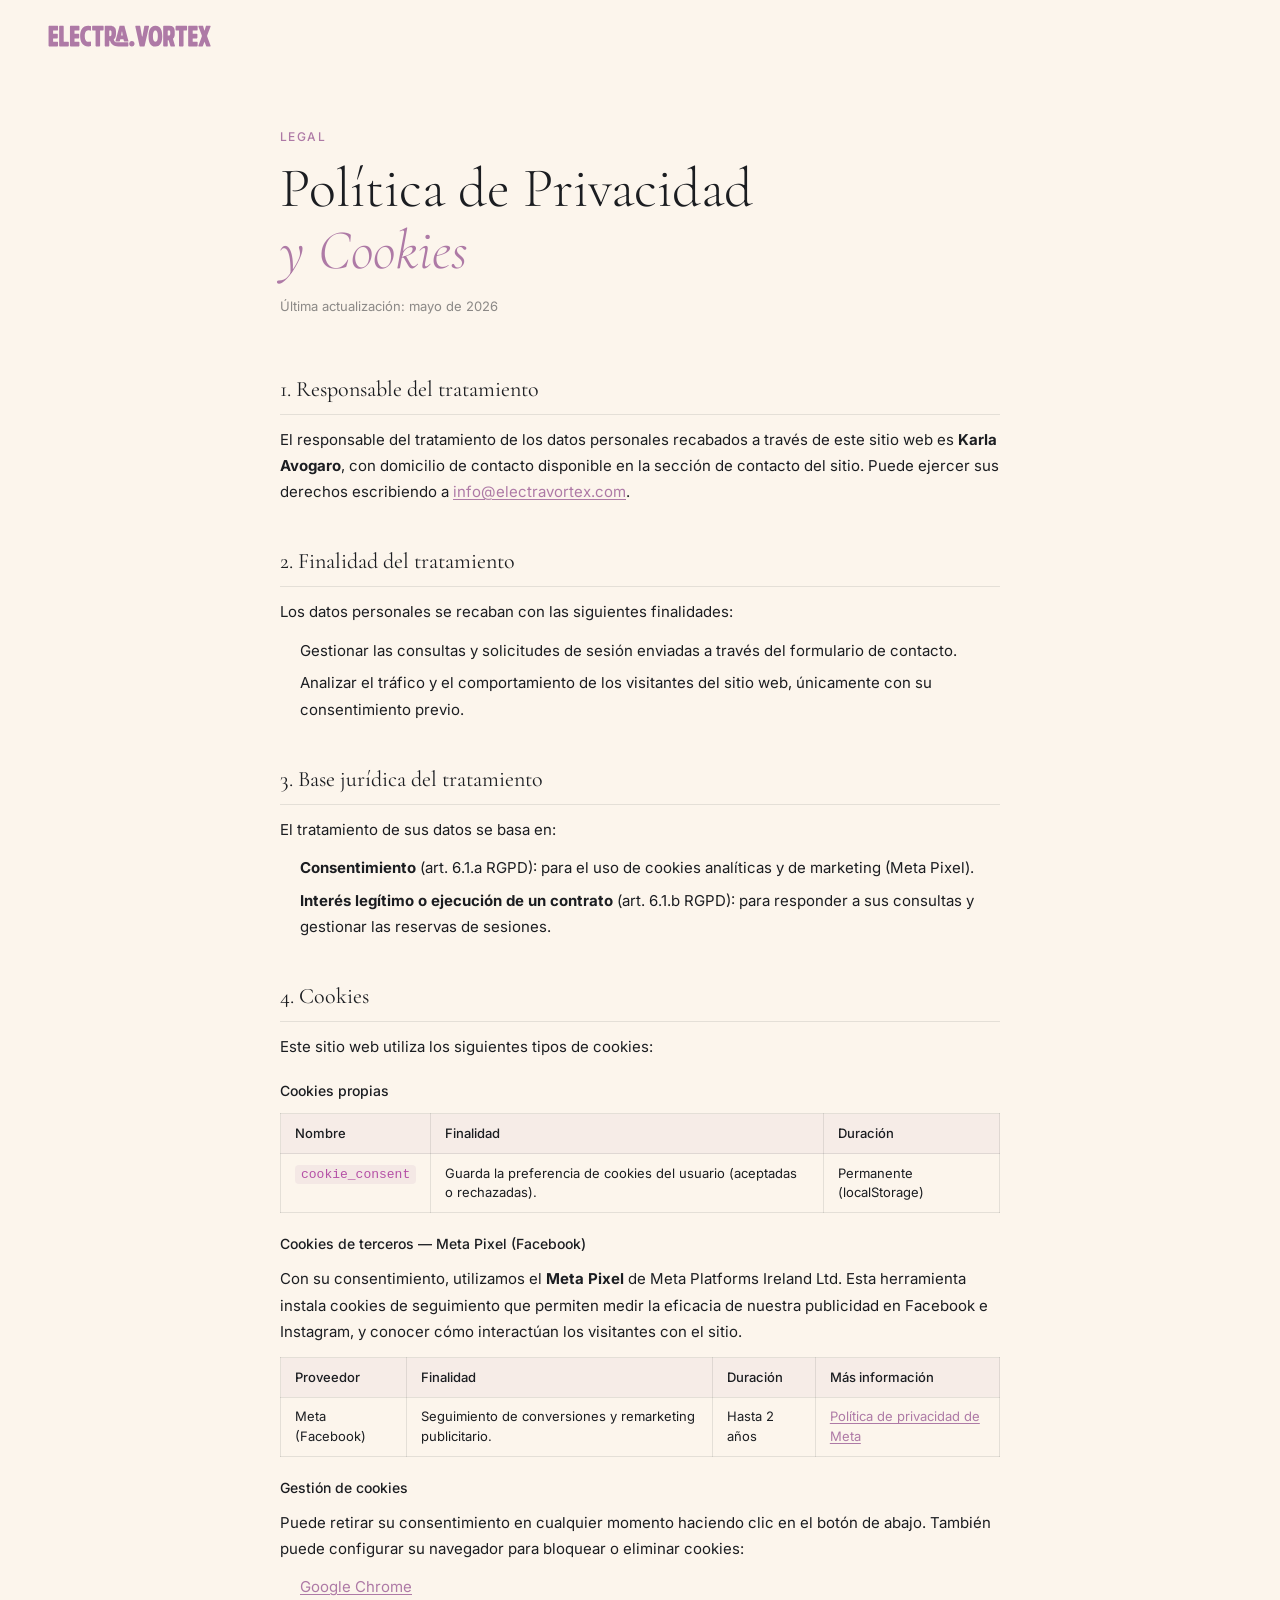
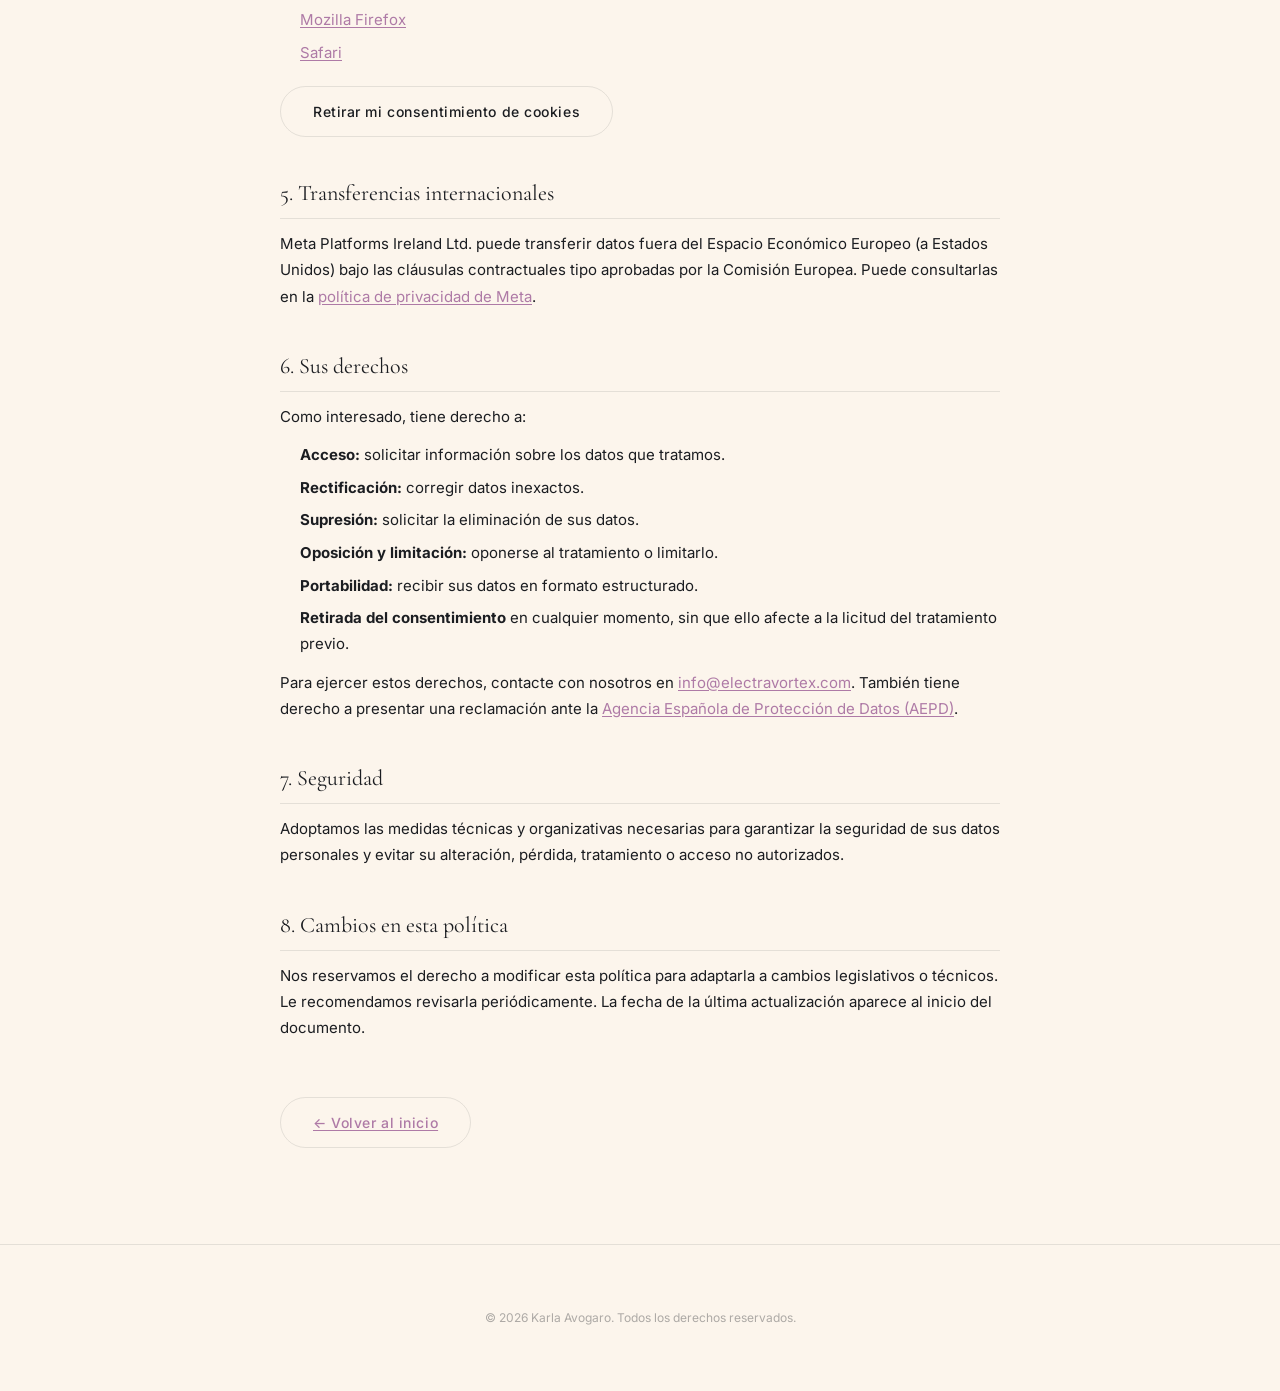
<file: privacidad.html>
<!DOCTYPE html>
<html lang="es">
  <head>
    <meta charset="UTF-8" />
    <meta name="viewport" content="width=device-width, initial-scale=1.0" />
    <meta http-equiv="X-UA-Compatible" content="IE=edge" />

    <title>Política de Privacidad y Cookies — Karla Avogaro</title>
    <meta name="description" content="Política de privacidad y cookies de Karla Avogaro, terapeuta holística. Información sobre el uso de datos personales y cookies." />
    <meta name="robots" content="noindex, follow" />
    <link rel="canonical" href="https://electravortex.com/privacidad.html" />

    <meta name="theme-color" content="#1a0f2e" />

    <link rel="icon" type="image/png" href="assets/favicon.png" />

    <link rel="preconnect" href="https://fonts.googleapis.com" />
    <link rel="preconnect" href="https://fonts.gstatic.com" crossorigin />
    <link
      rel="stylesheet"
      href="https://fonts.googleapis.com/css2?family=Cormorant+Garamond:ital,wght@0,300;0,400;0,600;1,300;1,400&family=Inter:wght@300;400;500&display=block"
    />

    <style>html:not(.fonts-loaded) { visibility: hidden; }</style>
    <script>
      (function () {
        var t = setTimeout(function () {
          document.documentElement.classList.add('fonts-loaded');
        }, 2500);
        document.fonts.ready.then(function () {
          clearTimeout(t);
          document.documentElement.classList.add('fonts-loaded');
        });
      })();
    </script>

    <link rel="stylesheet" href="css/reset.css" />
    <link rel="stylesheet" href="css/main.css" />
  </head>

  <body>

    <!-- ═══ NAVIGATION ═══ -->
    <nav class="nav" id="nav" aria-label="Navegación principal">
      <a href="index.html" class="nav__logo" aria-label="Elektra Vortex — inicio">
        <svg class="nav__logo-img" width="267" height="36" viewBox="0 0 267 36" fill="none" xmlns="http://www.w3.org/2000/svg" aria-hidden="true">
          <path d="M0.912 34.136V2.264C0.912 1.784 1.344 1.4 1.776 1.4H15.6C16.08 1.4 16.416 1.784 16.416 2.264V8.024C16.416 8.504 16.08 8.84 15.6 8.84H8.88C8.544 8.84 8.352 9.08 8.352 9.464V14.12C8.352 14.36 8.496 14.456 8.784 14.456H15.168C15.648 14.456 16.032 14.792 16.032 15.32V21.032C16.032 21.512 15.648 21.896 15.168 21.896H8.88C8.592 21.896 8.352 22.136 8.352 22.424V26.936C8.352 27.464 8.592 27.56 8.88 27.56H15.552C15.984 27.56 16.416 27.944 16.416 28.424V34.136C16.416 34.616 15.984 35 15.552 35H1.776C1.344 35 0.912 34.616 0.912 34.136ZM18.2558 34.136V2.264C18.2558 1.784 18.6398 1.4 19.1198 1.4H24.8798C25.3118 1.4 25.6958 1.784 25.6958 2.264V26.696C25.6958 27.368 25.9838 27.56 26.5118 27.56H33.2318C33.6638 27.56 34.0958 27.896 34.0958 28.328V34.136C34.0958 34.616 33.6638 35 33.2318 35H19.1198C18.6398 35 18.2558 34.616 18.2558 34.136ZM35.9276 34.136V2.264C35.9276 1.784 36.3596 1.4 36.7916 1.4H50.6156C51.0956 1.4 51.4316 1.784 51.4316 2.264V8.024C51.4316 8.504 51.0956 8.84 50.6156 8.84H43.8956C43.5596 8.84 43.3676 9.08 43.3676 9.464V14.12C43.3676 14.36 43.5116 14.456 43.7996 14.456H50.1836C50.6636 14.456 51.0476 14.792 51.0476 15.32V21.032C51.0476 21.512 50.6636 21.896 50.1836 21.896H43.8956C43.6076 21.896 43.3676 22.136 43.3676 22.424V26.936C43.3676 27.464 43.6076 27.56 43.8956 27.56H50.5676C50.9996 27.56 51.4316 27.944 51.4316 28.424V34.136C51.4316 34.616 50.9996 35 50.5676 35H36.7916C36.3596 35 35.9276 34.616 35.9276 34.136ZM52.5615 18.2C52.5615 8.36 56.7855 0.439999 67.0575 1.208C68.1135 1.352 69.0735 1.496 69.8415 1.832C70.1775 1.928 70.3695 2.264 70.3695 2.648V8.552C70.3695 9.128 69.6975 9.512 69.0735 9.272C66.8655 8.552 64.5135 8.504 62.7375 9.848C60.5295 12.008 60.1935 15.416 60.1935 18.2C60.1935 21.08 60.6255 24.632 62.7375 26.456C64.5135 27.848 66.8655 27.752 69.0735 27.08C69.6975 26.84 70.3695 27.224 70.3695 27.848V33.752C70.3695 34.04 70.1775 34.424 69.8415 34.52C69.0735 34.808 68.1135 35.096 67.0575 35.144C56.4495 35.96 52.6575 27.368 52.5615 18.2ZM77.8249 34.136V9.272C77.8249 8.984 77.6809 8.84 77.4409 8.84H73.0729C72.5929 8.84 72.2089 8.456 72.2089 7.976V2.264C72.2089 1.784 72.5929 1.4 73.0729 1.4H90.1609C90.6409 1.4 91.0249 1.784 91.0249 2.264V7.976C91.0249 8.456 90.6409 8.84 90.1609 8.84H85.6969C85.5049 8.84 85.2649 8.936 85.2649 9.32V34.136C85.2649 34.52 84.8809 35 84.4009 35H78.6889C78.2089 35 77.8249 34.52 77.8249 34.136ZM92.8339 34.136V2.408C92.8339 1.832 93.0739 1.4 93.7939 1.4H101.858C107.618 1.496 111.266 4.568 111.266 10.28V14.6C111.266 18.632 109.922 21.704 107.57 23.576C108.05 25.688 109.346 28.328 113.714 28.328H130.322C130.802 28.328 131.522 28.568 131.522 29.48V33.752C131.522 34.52 130.946 35 130.37 35H114.818C107.426 35 102.914 31.064 101.57 25.688H100.85C100.562 25.592 100.274 25.736 100.274 26.12V34.136C100.274 34.616 99.8899 35 99.4099 35H93.6979C93.2179 35 92.8339 34.616 92.8339 34.136ZM110.45 26.024L116.93 1.976C117.026 1.544 117.314 1.4 117.698 1.4H124.466C124.85 1.4 125.138 1.64 125.234 2.024L131.57 26.024C131.666 26.552 131.33 26.936 130.802 26.936H124.994C124.61 26.936 124.322 26.696 124.178 26.312L123.698 24.152C123.554 23.528 123.17 23.384 122.642 23.384H119.138C118.562 23.384 118.226 23.528 118.082 24.152L117.602 26.312C117.554 26.696 117.17 26.936 116.882 26.936H111.218C110.69 26.936 110.354 26.552 110.45 26.024ZM103.874 15.224V12.152C103.874 9.848 103.442 9.08 101.858 9.08H100.85C100.37 9.08 100.274 9.464 100.274 9.704V17.72C100.274 18.008 100.322 18.248 100.85 18.248H101.57C102.914 18.248 103.874 17.288 103.874 15.224ZM120.29 17.288H121.778C122.114 17.288 122.402 17.192 122.258 16.616L121.298 11C121.25 10.664 120.818 10.664 120.77 11L119.762 16.616C119.666 17.192 119.906 17.288 120.29 17.288ZM132.862 30.68C132.862 28.184 134.734 26.168 137.23 26.168C140.014 26.168 141.646 28.376 141.646 30.68C141.646 33.272 139.822 35.192 137.23 35.192C134.542 35.192 132.862 32.936 132.862 30.68ZM149.846 34.328L142.886 2.456C142.742 1.928 143.174 1.4 143.702 1.4H150.086C150.47 1.4 150.806 1.736 150.902 2.12L153.254 15.416L153.782 18.392C153.926 19.064 154.454 19.016 154.598 18.392L155.126 15.464L157.526 2.12C157.574 1.736 157.91 1.4 158.342 1.4H164.534C165.11 1.4 165.494 1.928 165.35 2.456L158.15 34.424C158.054 34.76 157.718 35 157.334 35H150.758C150.326 35 149.99 34.76 149.846 34.328ZM164.546 18.632V17.768C164.642 9.656 166.85 1.112 175.73 1.112C185.234 1.112 186.962 10.28 186.962 17.816V18.68C186.866 26.12 184.994 35.192 175.73 35.192C166.658 35.192 164.546 26.888 164.546 18.632ZM179.762 18.824V17.72C179.762 14.984 179.33 11.24 177.698 9.656C176.642 8.6 174.722 8.648 173.81 9.656C172.082 11.48 171.746 14.984 171.746 17.768V18.824C171.746 21.656 171.986 24.728 173.81 26.648C174.722 27.656 176.642 27.704 177.698 26.648C179.234 25.16 179.714 21.608 179.762 18.824ZM195.946 24.968V34.136C195.946 34.616 195.562 35 195.082 35H189.37C188.89 35 188.506 34.616 188.506 34.136V2.408C188.506 1.832 188.746 1.4 189.466 1.4H198.49C204.25 1.496 207.418 4.424 207.418 9.8V15.416C207.418 18.584 206.218 20.936 204.442 22.52L207.802 33.896C207.994 34.472 207.61 35 206.986 35H201.178C200.794 35 200.458 34.712 200.314 34.328L197.434 25.016C196.954 25.064 196.426 25.016 195.946 24.968ZM200.026 14.216V11.864C200.026 9.56 199.594 8.84 198.01 8.84H196.522C196.042 8.84 195.946 9.224 195.946 9.464V16.712C195.946 17 195.994 17.24 196.522 17.24H197.722C199.066 17.24 200.026 16.28 200.026 14.216ZM214.372 34.136V9.272C214.372 8.984 214.228 8.84 213.988 8.84H209.62C209.14 8.84 208.756 8.456 208.756 7.976V2.264C208.756 1.784 209.14 1.4 209.62 1.4H226.708C227.188 1.4 227.572 1.784 227.572 2.264V7.976C227.572 8.456 227.188 8.84 226.708 8.84H222.244C222.052 8.84 221.812 8.936 221.812 9.32V34.136C221.812 34.52 221.428 35 220.948 35H215.236C214.756 35 214.372 34.52 214.372 34.136ZM229.381 34.136V2.264C229.381 1.784 229.813 1.4 230.245 1.4H244.069C244.549 1.4 244.885 1.784 244.885 2.264V8.024C244.885 8.504 244.549 8.84 244.069 8.84H237.349C237.013 8.84 236.821 9.08 236.821 9.464V14.12C236.821 14.36 236.965 14.456 237.253 14.456H243.637C244.117 14.456 244.501 14.792 244.501 15.32V21.032C244.501 21.512 244.117 21.896 243.637 21.896H237.349C237.061 21.896 236.821 22.136 236.821 22.424V26.936C236.821 27.464 237.061 27.56 237.349 27.56H244.021C244.453 27.56 244.885 27.944 244.885 28.424V34.136C244.885 34.616 244.453 35 244.021 35H230.245C229.813 35 229.381 34.616 229.381 34.136ZM256.099 9.128C256.195 9.128 256.243 9.032 256.291 8.888L258.259 2.072C258.355 1.688 258.643 1.4 259.075 1.4H265.267C265.891 1.4 266.275 2.024 266.083 2.552L260.611 16.808C260.227 17.912 260.323 18.392 260.659 19.208L266.083 33.848C266.275 34.424 265.891 35 265.267 35H259.555C259.123 35 258.883 34.808 258.739 34.472L256.291 27.752C256.195 27.512 256.003 27.464 255.907 27.752L253.459 34.472C253.315 34.808 253.075 35 252.643 35H246.931C246.307 35 245.923 34.424 246.115 33.848L251.539 19.208C251.875 18.392 251.971 17.912 251.587 16.808L246.115 2.552C245.923 2.024 246.307 1.4 246.931 1.4H253.123C253.555 1.4 253.843 1.688 253.939 2.072L255.907 8.888C255.955 9.032 256.003 9.128 256.099 9.128Z" fill="currentColor"/>
        </svg>
      </a>
    </nav>

    <main>
      <section class="privacy-page" aria-label="Política de privacidad">
        <div class="privacy-page__inner">

          <header class="privacy-page__header">
            <p class="privacy-page__eyebrow">Legal</p>
            <h1 class="privacy-page__title">Política de Privacidad<br /><em>y Cookies</em></h1>
            <p class="privacy-page__meta">Última actualización: mayo de 2026</p>
          </header>

          <div class="privacy-page__body">

            <section>
              <h2>1. Responsable del tratamiento</h2>
              <p>El responsable del tratamiento de los datos personales recabados a través de este sitio web es <strong>Karla Avogaro</strong>, con domicilio de contacto disponible en la sección de contacto del sitio. Puede ejercer sus derechos escribiendo a <a href="mailto:info@electravortex.com">info@electravortex.com</a>.</p>
            </section>

            <section>
              <h2>2. Finalidad del tratamiento</h2>
              <p>Los datos personales se recaban con las siguientes finalidades:</p>
              <ul>
                <li>Gestionar las consultas y solicitudes de sesión enviadas a través del formulario de contacto.</li>
                <li>Analizar el tráfico y el comportamiento de los visitantes del sitio web, únicamente con su consentimiento previo.</li>
              </ul>
            </section>

            <section>
              <h2>3. Base jurídica del tratamiento</h2>
              <p>El tratamiento de sus datos se basa en:</p>
              <ul>
                <li><strong>Consentimiento</strong> (art. 6.1.a RGPD): para el uso de cookies analíticas y de marketing (Meta Pixel).</li>
                <li><strong>Interés legítimo o ejecución de un contrato</strong> (art. 6.1.b RGPD): para responder a sus consultas y gestionar las reservas de sesiones.</li>
              </ul>
            </section>

            <section>
              <h2>4. Cookies</h2>
              <p>Este sitio web utiliza los siguientes tipos de cookies:</p>

              <h3>Cookies propias</h3>
              <table class="privacy-table">
                <thead>
                  <tr>
                    <th>Nombre</th>
                    <th>Finalidad</th>
                    <th>Duración</th>
                  </tr>
                </thead>
                <tbody>
                  <tr>
                    <td><code>cookie_consent</code></td>
                    <td>Guarda la preferencia de cookies del usuario (aceptadas o rechazadas).</td>
                    <td>Permanente (localStorage)</td>
                  </tr>
                </tbody>
              </table>

              <h3>Cookies de terceros — Meta Pixel (Facebook)</h3>
              <p>Con su consentimiento, utilizamos el <strong>Meta Pixel</strong> de Meta Platforms Ireland Ltd. Esta herramienta instala cookies de seguimiento que permiten medir la eficacia de nuestra publicidad en Facebook e Instagram, y conocer cómo interactúan los visitantes con el sitio.</p>
              <table class="privacy-table">
                <thead>
                  <tr>
                    <th>Proveedor</th>
                    <th>Finalidad</th>
                    <th>Duración</th>
                    <th>Más información</th>
                  </tr>
                </thead>
                <tbody>
                  <tr>
                    <td>Meta (Facebook)</td>
                    <td>Seguimiento de conversiones y remarketing publicitario.</td>
                    <td>Hasta 2 años</td>
                    <td><a href="https://www.facebook.com/privacy/policy/" target="_blank" rel="noopener noreferrer">Política de privacidad de Meta</a></td>
                  </tr>
                </tbody>
              </table>

              <h3>Gestión de cookies</h3>
              <p>Puede retirar su consentimiento en cualquier momento haciendo clic en el botón de abajo. También puede configurar su navegador para bloquear o eliminar cookies:</p>
              <ul>
                <li><a href="https://support.google.com/chrome/answer/95647" target="_blank" rel="noopener noreferrer">Google Chrome</a></li>
                <li><a href="https://support.mozilla.org/es/kb/habilitar-y-deshabilitar-cookies-sitios-web-rastrear-preferencias" target="_blank" rel="noopener noreferrer">Mozilla Firefox</a></li>
                <li><a href="https://support.apple.com/es-es/guide/safari/sfri11471/mac" target="_blank" rel="noopener noreferrer">Safari</a></li>
              </ul>

              <button class="btn btn--ghost privacy-page__revoke" id="revokeConsent" type="button">
                Retirar mi consentimiento de cookies
              </button>
            </section>

            <section>
              <h2>5. Transferencias internacionales</h2>
              <p>Meta Platforms Ireland Ltd. puede transferir datos fuera del Espacio Económico Europeo (a Estados Unidos) bajo las cláusulas contractuales tipo aprobadas por la Comisión Europea. Puede consultarlas en la <a href="https://www.facebook.com/privacy/policy/" target="_blank" rel="noopener noreferrer">política de privacidad de Meta</a>.</p>
            </section>

            <section>
              <h2>6. Sus derechos</h2>
              <p>Como interesado, tiene derecho a:</p>
              <ul>
                <li><strong>Acceso:</strong> solicitar información sobre los datos que tratamos.</li>
                <li><strong>Rectificación:</strong> corregir datos inexactos.</li>
                <li><strong>Supresión:</strong> solicitar la eliminación de sus datos.</li>
                <li><strong>Oposición y limitación:</strong> oponerse al tratamiento o limitarlo.</li>
                <li><strong>Portabilidad:</strong> recibir sus datos en formato estructurado.</li>
                <li><strong>Retirada del consentimiento</strong> en cualquier momento, sin que ello afecte a la licitud del tratamiento previo.</li>
              </ul>
              <p>Para ejercer estos derechos, contacte con nosotros en <a href="mailto:info@electravortex.com">info@electravortex.com</a>. También tiene derecho a presentar una reclamación ante la <a href="https://www.aepd.es" target="_blank" rel="noopener noreferrer">Agencia Española de Protección de Datos (AEPD)</a>.</p>
            </section>

            <section>
              <h2>7. Seguridad</h2>
              <p>Adoptamos las medidas técnicas y organizativas necesarias para garantizar la seguridad de sus datos personales y evitar su alteración, pérdida, tratamiento o acceso no autorizados.</p>
            </section>

            <section>
              <h2>8. Cambios en esta política</h2>
              <p>Nos reservamos el derecho a modificar esta política para adaptarla a cambios legislativos o técnicos. Le recomendamos revisarla periódicamente. La fecha de la última actualización aparece al inicio del documento.</p>
            </section>

            <div class="privacy-page__back">
              <a href="index.html" class="btn btn--ghost">&larr; Volver al inicio</a>
            </div>

          </div>
        </div>
      </section>
    </main>

    <footer class="footer" aria-label="Pie de página">
      <div class="footer__inner">
        <p class="footer__copy">&copy; <span id="year"></span> Karla Avogaro. Todos los derechos reservados.</p>
      </div>
    </footer>

    <script>
      document.getElementById('year').textContent = new Date().getFullYear();
      document.getElementById('revokeConsent').addEventListener('click', function () {
        localStorage.removeItem('cookie_consent');
        alert('Tu consentimiento ha sido retirado. La próxima vez que visites el sitio se mostrará de nuevo el aviso de cookies.');
      });
    </script>
  </body>
</html>
</file>
<file: css/main.css>
/* ═══════════════════════════════════════════
   TOKENS
═══════════════════════════════════════════ */
:root {
  /* Colors */
  --c-bg: #fcf5ec;
  --c-bg-2: #fcecf8;
  --c-surface: #ffffff;
  --c-border: rgba(27 29 33 / 0.1);
  --c-text: #1b1d21;
  --c-muted: rgba(27 29 33 / 0.5);
  --c-accent: #ffce78; /* dorado */
  --c-accent-dark: #ffb73b; /* dorado */
  --c-accent-2: #ae7aa6; /* morado */
  --c-accent-2-dark: #b551a6; /* morado */
  --c-glow: rgba(174 122 166 / 0.3);

  /* Typography */
  --f-serif: "Cormorant Garamond", Georgia, serif;
  --f-sans: "Inter", system-ui, sans-serif;

  /* Spacing */
  --sp-xs: 0.5rem;
  --sp-sm: 1rem;
  --sp-md: 2rem;
  --sp-lg: 4rem;
  --sp-xl: 7rem;

  /* Transitions */
  --ease-out-expo: cubic-bezier(0.16, 1, 0.3, 1);
  --ease-in-out: cubic-bezier(0.65, 0, 0.35, 1);
  --t-fast: 200ms;
  --t-med: 500ms;
  --t-slow: 900ms;

  /* Layout */
  --container: 1160px;
  --nav-h: 72px;
}

/* ═══════════════════════════════════════════
   CUSTOM CURSOR
═══════════════════════════════════════════ */
@media (pointer: fine) {
  * {
    cursor: none !important;
  }

  .cursor {
    position: fixed;
    top: 0;
    left: 0;
    pointer-events: none;
    z-index: 9999;
    opacity: 0;
    will-change: transform;
    transition: opacity var(--t-fast);
  }

  .cursor.is-visible {
    opacity: 1;
  }

  .cursor-trail {
    position: fixed;
    top: 0;
    left: 0;
    width: 10px;
    height: 10px;
    border-radius: 50%;
    background: var(--c-accent-2);
    pointer-events: none;
    z-index: 9998;
    will-change: transform, opacity;
    filter: blur(8px);
    opacity: 0;
  }

  .cursor svg {
    display: block;
    filter: drop-shadow(0 0 4px rgb(209, 148, 200))
      drop-shadow(0 0 12px rgba(174, 122, 166, 0.65))
      drop-shadow(0 0 24px rgba(246, 195, 108, 0.434));
  }
}

/* ═══════════════════════════════════════════
   BASE
═══════════════════════════════════════════ */
html {
  font-size: 16px;
}

body {
  font-family: var(--f-sans);
  background-color: var(--c-bg);
  color: var(--c-text);
  overflow-x: hidden;
}

.container {
  width: min(100%, var(--container));
  margin-inline: auto;
  padding-inline: clamp(1.25rem, 5vw, 3rem);
}

/* ═══════════════════════════════════════════
   TYPOGRAPHY
═══════════════════════════════════════════ */
.section__label {
  font-family: var(--f-sans);
  font-size: 0.75rem;
  font-weight: 500;
  letter-spacing: 0.2em;
  text-transform: uppercase;
  color: var(--c-accent-dark);
  margin-bottom: var(--sp-sm);
}

.section__title {
  font-family: var(--f-serif);
  font-size: clamp(2.25rem, 5vw, 3.75rem);
  font-weight: 400;
  line-height: 1.1;
  color: var(--c-text);
}

.section__title em {
  font-style: italic;
  color: var(--c-accent-2);
}

.section__header {
  text-align: center;
  margin-bottom: var(--sp-lg);
}

/* ═══════════════════════════════════════════
   BUTTONS
═══════════════════════════════════════════ */
.btn {
  display: inline-flex;
  align-items: center;
  justify-content: center;
  gap: 0.5rem;
  padding: 0.875rem 2rem;
  border-radius: 100px;
  font-family: var(--f-sans);
  font-size: 0.875rem;
  font-weight: 500;
  letter-spacing: 0.04em;
  transition:
    transform var(--t-fast) var(--ease-out-expo),
    box-shadow var(--t-fast) var(--ease-out-expo);
  -webkit-tap-highlight-color: transparent;
}

.btn:active {
  transform: scale(0.97);
}

.btn--primary {
  background: var(--c-accent);
  color: #1b1d21;
}

.btn--primary:hover {
  box-shadow: 0 0 32px rgba(240 193 112 / 0.5);
  transform: translateY(-2px);
}

.btn--ghost {
  border: 1px solid var(--c-border);
  color: var(--c-text);
}

.btn--ghost:hover {
  border-color: rgba(27 29 33 / 0.25);
  background: rgba(27 29 33 / 0.04);
}

.btn--full {
  width: 100%;
}

/* ═══════════════════════════════════════════
   NAVIGATION
═══════════════════════════════════════════ */
.nav {
  position: fixed;
  top: 0;
  inset-inline: 0;
  z-index: 100;
  height: var(--nav-h);
  display: flex;
  align-items: center;
  justify-content: space-between;
  padding-inline: clamp(1.25rem, 5vw, 3rem);
  transition:
    background var(--t-med) var(--ease-in-out),
    backdrop-filter var(--t-med) var(--ease-in-out);
}

.nav.is-scrolled {
  background: rgba(255, 255, 255, 0.9);
  backdrop-filter: blur(20px);
  -webkit-backdrop-filter: blur(20px);
  border-bottom: 1px solid var(--c-border);
}

.nav__logo {
  display: flex;
  align-items: center;
  color: var(--c-accent-2);
}

.nav__logo-img {
  height: 22px;
  width: auto;
  display: block;
}

.nav__menu {
  display: flex;
  align-items: center;
  gap: var(--sp-md);
}

.nav__link {
  font-size: 0.8125rem;
  font-weight: 400;
  color: var(--c-muted);
  transition: color var(--t-fast);
}

.nav__link:hover {
  color: var(--c-text);
}

.nav__link--cta {
  padding: 0.5rem 1.25rem;
  border: 1px solid var(--c-accent);
  border-radius: 100px;
  color: var(--c-accent);
}

.nav__link--cta:hover {
  background: rgba(240 193 112 / 0.15);
}

.nav__toggle {
  display: none;
  flex-direction: column;
  justify-content: center;
  gap: 5px;
  width: 32px;
  height: 32px;
}

.nav__toggle span {
  display: block;
  width: 100%;
  height: 1px;
  background: var(--c-text);
  transition:
    transform var(--t-fast),
    opacity var(--t-fast);
}

/* ═══════════════════════════════════════════
   HERO
═══════════════════════════════════════════ */
.hero {
  position: relative;
  min-height: 100dvh;
  display: flex;
  align-items: center;
  justify-content: center;
  overflow: hidden;
  padding-top: var(--nav-h);
}

.hero__bg {
  position: absolute;
  inset: 0;
  pointer-events: none;
}

.hero__orb {
  position: absolute;
  border-radius: 50%;
  filter: blur(80px);
  will-change: transform;
}

.hero__orb--1 {
  width: 600px;
  height: 600px;
  background: rgba(174 122 166 / 0.2);
  top: -10%;
  left: -15%;
}

.hero__orb--2 {
  width: 400px;
  height: 400px;
  background: rgba(240 193 112 / 0.18);
  bottom: 5%;
  right: -10%;
}

.hero__orb--3 {
  width: 300px;
  height: 300px;
  background: rgba(174 122 166 / 0.15);
  top: 40%;
  left: 50%;
  transform: translateX(-50%);
}

.hero__particles {
  position: absolute;
  inset: 0;
  width: 100%;
  height: 100%;
}

.hero__content {
  position: relative;
  text-align: center;
  padding: var(--sp-lg) var(--sp-sm);
  max-width: 860px;
}

.hero__eyebrow {
  font-size: 0.75rem;
  font-weight: 500;
  letter-spacing: 0.25em;
  text-transform: uppercase;
  color: var(--c-accent-dark);
  margin-bottom: var(--sp-sm);
}

.hero__title {
  font-family: var(--f-serif);
  font-size: clamp(2.5rem, 8vw, 7rem);
  font-weight: 300;
  line-height: 1;
  margin-bottom: var(--sp-md);
}

.hero__title em {
  font-style: italic;
  color: var(--c-accent-2);
  /* gradient removido: background-clip no se hereda en child .char spans */
}

.hero__subtitle {
  font-size: clamp(1rem, 2vw, 1.125rem);
  color: var(--c-muted);
  line-height: 1.7;
  margin-bottom: var(--sp-lg);
}

.br--desktop {
  display: none;
}
@media (min-width: 768px) {
  .br--desktop {
    display: inline;
  }
}

.hero__actions {
  display: flex;
  flex-wrap: wrap;
  gap: 1rem;
  justify-content: center;
}

.hero__scroll {
  position: absolute;
  bottom: 2.5rem;
  left: 50%;
  transform: translateX(-50%);
  display: flex;
  flex-direction: column;
  align-items: center;
  gap: 0.75rem;
  font-size: 0.7rem;
  letter-spacing: 0.15em;
  text-transform: uppercase;
  color: var(--c-muted);
}

.hero__scroll-line {
  width: 1px;
  height: 48px;
  background: linear-gradient(to bottom, var(--c-accent), transparent);
  animation: scrollLine 1.8s var(--ease-in-out) infinite;
}

@keyframes scrollLine {
  0% {
    transform: scaleY(0);
    transform-origin: top;
  }
  50% {
    transform: scaleY(1);
    transform-origin: top;
  }
  51% {
    transform-origin: bottom;
  }
  100% {
    transform: scaleY(0);
    transform-origin: bottom;
  }
}

/* ═══════════════════════════════════════════
   EVENT PROMO
═══════════════════════════════════════════ */
.event-promo {
  padding-block: var(--sp-xl);
  background: linear-gradient(
    to bottom,
    transparent,
    rgba(174 122 166 / 0.07) 20%,
    rgba(174 122 166 / 0.07) 80%,
    transparent
  );
}

.event-promo__grid {
  display: grid;
  grid-template-columns: 1fr;
  gap: var(--sp-lg);
  align-items: center;
}

@media (min-width: 768px) {
  .event-promo__grid {
    grid-template-columns: 1fr 1fr;
  }
}

.event-promo__image-wrap {
  position: relative;
  max-width: 480px;
  margin-inline: auto;
}

.event-promo__image {
  width: 100%;
  border-radius: 4px;
  object-fit: cover;
  aspect-ratio: 4/5;
}

@media (max-width: 767px) {
  .event-promo__image {
    max-height: 420px;
  }
}

.event-promo__badge {
  position: absolute;
  top: var(--sp-sm);
  left: var(--sp-sm);
  background: var(--c-accent);
  color: #1b1d21;
  font-family: var(--f-sans);
  font-size: 0.65rem;
  font-weight: 500;
  letter-spacing: 0.18em;
  text-transform: uppercase;
  padding: 0.35rem 0.8rem;
  border-radius: 100px;
}

.event-promo__urgency-chip {
  display: inline-flex;
  align-items: center;
  gap: 0.4rem;
  font-family: var(--f-sans);
  font-size: 0.65rem;
  font-weight: 600;
  letter-spacing: 0.15em;
  text-transform: uppercase;
  color: #c0392b;
  background: rgba(192 57 43 / 0.1);
  border: 1px solid rgba(192 57 43 / 0.3);
  border-radius: 100px;
  padding: 0.35rem 0.9rem;
  margin-bottom: var(--sp-sm);
}

.event-promo__urgency-chip::before {
  content: "";
  display: inline-block;
  width: 6px;
  height: 6px;
  border-radius: 50%;
  background: #c0392b;
  animation: urgency-pulse 1.6s ease-in-out infinite;
}

@keyframes urgency-pulse {
  0%, 100% { opacity: 1; transform: scale(1); }
  50% { opacity: 0.4; transform: scale(0.7); }
}

.event-promo__title {
  font-family: var(--f-serif);
  font-size: clamp(2.5rem, 5vw, 4.25rem);
  font-weight: 300;
  line-height: 1.05;
  margin-bottom: 0.375rem;
}

.event-promo__therapy {
  font-family: var(--f-sans);
  font-size: 0.75rem;
  font-weight: 500;
  letter-spacing: 0.2em;
  text-transform: uppercase;
  color: var(--c-accent-2-dark);
  margin-bottom: 0.5rem;
}

.event-promo__tagline {
  font-family: var(--f-serif);
  font-size: 1.25rem;
  color: var(--c-accent-2);
  margin-bottom: var(--sp-md);
}

.event-promo__tagline em {
  font-style: italic;
}

.event-promo__details {
  display: flex;
  flex-direction: column;
  gap: 1rem;
  padding: 1.5rem;
  background: rgba(255, 255, 255, 0.65);
  border: 1px solid var(--c-border);
  border-radius: 12px;
  margin-bottom: var(--sp-md);
}

.event-promo__details li {
  display: flex;
  align-items: flex-start;
  gap: 0.75rem;
  font-size: 0.9rem;
  line-height: 1.6;
  color: var(--c-text);
}

.event-promo__icon {
  flex-shrink: 0;
  color: var(--c-accent-2);
  margin-top: 2px;
  display: flex;
}

.event-promo__price {
  font-family: var(--f-serif);
  font-size: 1.5rem;
  font-weight: 600;
  color: var(--c-accent-2-dark);
}

.event-promo__actions {
  display: flex;
  flex-wrap: wrap;
  gap: 1rem;
}

.event-promo__price-label {
  color: #ae7aa6;
  font-family: var(--f-sans);
  font-size: 1rem;
  font-weight: 400
}

.event-promo__price {
  color: #b551a6;
  background-color: #ae7aa634;
  font-family: var(--f-sans);
  padding: 0.1rem 1rem;
  border-radius: 50px;
  border: 1px solid #ae7aa6;
  font-size: .9rem;
  font-weight: 600
}

.flex {
  display: flex;
}

.flex-row {
  display: flex;
  flex-direction: row;
  gap: 1rem;
}


/* ═══════════════════════════════════════════
   ABOUT
═══════════════════════════════════════════ */
.about {
  padding-block: var(--sp-xl);
  background: linear-gradient(
    to bottom,
    transparent,
    var(--c-bg-2) 20%,
    var(--c-bg-2) 80%,
    transparent
  );
}

.about__grid {
  display: grid;
  grid-template-columns: 1fr;
  gap: var(--sp-lg);
  align-items: center;
}

@media (min-width: 768px) {
  .about__grid {
    grid-template-columns: 1fr 1fr;
  }

  .about__image-wrap {
    order: 2;
  }

  .about__text {
    order: 1;
  }
}

.about__image-wrap {
  position: relative;
  max-width: 480px;
  margin-inline: auto;
}

.about__image {
  width: 100%;
  border-radius: 4px;
  object-fit: cover;
  aspect-ratio: 4/5;
}

@media (max-width: 767px) {
  .about__image {
    max-height: 420px;
  }
}

.about__image-accent {
  position: absolute;
  inset: -12px -12px 12px 12px;
  border: 1px solid var(--c-accent);
  border-radius: 4px;
  opacity: 0.35;
  pointer-events: none;
}

.about__body {
  color: var(--c-muted);
  line-height: 1.75;
  margin-top: var(--sp-sm);
}

.about__stats {
  display: flex;
  gap: var(--sp-md);
  margin-top: var(--sp-md);
  padding-top: var(--sp-md);
  border-top: 1px solid var(--c-border);
}

.about__stats li {
  display: flex;
  flex-direction: column;
  gap: 0.25rem;
}

.about__stats strong {
  font-family: var(--f-serif);
  font-size: 2.25rem;
  font-weight: 600;
  color: var(--c-accent-2-dark);
  line-height: 1;
}

.about__stats span {
  font-size: 0.75rem;
  color: var(--c-muted);
}

/* ═══════════════════════════════════════════
   CERTIFICATIONS
═══════════════════════════════════════════ */
.certs__label {
  font-family: var(--f-serif);
  font-size: 2rem;
  font-weight: 600;
  color: var(--c-accent-2-dark);
  margin-top: var(--sp-lg);
  margin-bottom: var(--sp-sm);
}

.certs__grid {
  display: flex;
  flex-direction: column;
  gap: 1rem;
}

@media (min-width: 768px) {
  .certs__grid {
    flex-direction: row;
  }
  .cert-card {
    flex: 1;
  }
}

.cert-card {
  display: flex;
  flex-direction: column;
  align-items: center;
  text-align: center;
  gap: 0.75rem;
  background: #ffffff8e;
  border: 1px solid var(--c-border);
  border-radius: 10px;
  padding: 1.25rem 1rem;
  transition: all var(--t-med);
}

.cert-card:hover {
  transform: translateY(-3px);
  box-shadow: 0 8px 24px rgba(174, 122, 166, 0.12);
  background: var(--c-surface);
}

.cert-card__img-wrap {
  width: 120px;
  height: 120px;
  display: flex;
  align-items: center;
  justify-content: center;
}

.cert-card__img {
  max-width: 100%;
  max-height: 100%;
  object-fit: contain;
}

.cert-card__title {
  font-family: var(--f-sans);
  font-size: 0.75rem;
  line-height: 1.45;
  color: var(--c-muted);
}

/* ═══════════════════════════════════════════
   SERVICES
═══════════════════════════════════════════ */
.services {
  padding-block: var(--sp-xl);
}

.services__grid {
  display: grid;
  grid-template-columns: repeat(auto-fit, minmax(240px, 1fr));
  gap: 1.5rem;
}

.service-card {
  background: var(--c-surface);
  border: 1px solid var(--c-border);
  border-radius: 12px;
  padding: 2rem 1.75rem;
  transition:
    border-color var(--t-med),
    transform var(--t-med) var(--ease-out-expo),
    box-shadow var(--t-med);
}

.service-card:hover {
  border-color: rgba(174 122 166 / 0.4);
  transform: translateY(-6px);
  box-shadow: 0 24px 48px rgba(27 29 33 / 0.1);
}

.service-card__icon {
  width: 120px;
  height: 120px;
  margin-bottom: var(--sp-sm);
}

.service-card__icon img {
  width: 100%;
  height: 100%;
  object-fit: contain;
}

.service-card__title {
  font-family: var(--f-serif);
  font-size: 1.6rem;
  font-weight: 600;
  margin-bottom: 0.375rem;
}

.service-card__subtitle {
  font-family: var(--f-serif);
  font-size: 1.2rem;
  font-weight: 700;
  /* font-style: italic; */
  color: var(--c-accent-2);
  line-height: 1.2;
  margin-bottom: 0.75rem;
}

.service-card__desc {
  font-size: 0.875rem;
  color: var(--c-muted);
  line-height: 1.65;
  margin-bottom: 1.25rem;
}

.service-card__chips {
  display: flex;
  flex-wrap: wrap;
  gap: 0.375rem;
  margin-bottom: 1.25rem;
}

.service-card__chip {
  font-size: 0.65rem;
  letter-spacing: 0.1em;
  color: var(--c-accent-2);
  border: 1px solid rgba(174 122 166 / 0.4);
  border-radius: 100px;
  padding: 0.2rem 0.65rem;
}

.service-card__duration {
  font-size: 0.75rem;
  letter-spacing: 0.1em;
  color: var(--c-accent-dark);
  border: 1px solid rgba(240 193 112 / 0.5);
  border-radius: 100px;
  padding: 0.25rem 0.75rem;
}

/* ═══════════════════════════════════════════
   PROCESS
═══════════════════════════════════════════ */
.process {
  padding-block: var(--sp-xl);
  background: linear-gradient(
    to bottom,
    transparent,
    var(--c-bg-2) 20%,
    var(--c-bg-2) 80%,
    transparent
  );
}

.process__steps {
  display: grid;
  grid-template-columns: repeat(auto-fit, minmax(260px, 1fr));
  gap: 2rem;
  counter-reset: steps;
}

.process__step {
  position: relative;
  padding: 2rem;
  border-radius: 12px;
  border: 1px solid var(--c-border);
  background: rgba(255, 255, 255, 0.2);
  transition: all ease-in-out var(--t-med);
}

.process__step:hover {
  border-color: rgb(255, 255, 255);
  background: transparent;
}

.process__number {
  font-family: var(--f-serif);
  font-size: 4rem;
  font-weight: 300;
  line-height: 1;
  color: rgba(174 122 166 / 0.3);
  display: block;
  margin-bottom: var(--sp-sm);
}

.process__step-title {
  font-family: var(--f-serif);
  font-size: 1.375rem;
  font-weight: 400;
  margin-bottom: 0.5rem;
}

.process__step-desc {
  font-size: 0.875rem;
  color: var(--c-muted);
  line-height: 1.65;
}

/* ═══════════════════════════════════════════
   TESTIMONIALS
═══════════════════════════════════════════ */
.testimonials {
  padding-block: var(--sp-xl);
  overflow: hidden;
}

.testimonials__track {
  display: flex;
  gap: 1.5rem;
  overflow-x: auto;
  scroll-snap-type: x mandatory;
  -webkit-overflow-scrolling: touch;
  scrollbar-width: none;
  padding-bottom: 1rem;
}

.testimonials__track::-webkit-scrollbar {
  display: none;
}

.testimonial-card {
  flex: 0 0 min(480px, 85vw);
  scroll-snap-align: start;
  background: var(--c-surface);
  border: 1px solid var(--c-border);
  border-radius: 12px;
  padding: 2.5rem;
}

.testimonial-card blockquote p {
  font-family: var(--f-serif);
  font-size: clamp(1.125rem, 2.5vw, 1.375rem);
  font-weight: 300;
  font-style: italic;
  line-height: 1.65;
  color: var(--c-text);
  margin-bottom: 1.5rem;
}

.testimonial-card__author {
  font-size: 0.8125rem;
  color: var(--c-accent);
  font-style: normal;
}

.testimonials__nav {
  display: flex;
  gap: 0.75rem;
  justify-content: center;
  margin-top: var(--sp-md);
}

.testimonials__btn {
  width: 48px;
  height: 48px;
  border-radius: 50%;
  border: 1px solid var(--c-border);
  color: var(--c-text);
  font-size: 1.125rem;
  transition:
    border-color var(--t-fast),
    background var(--t-fast);
}

.testimonials__btn:hover {
  border-color: var(--c-accent);
  background: rgba(240 193 112 / 0.15);
}

/* ═══════════════════════════════════════════
   GALLERY MARQUEE
═══════════════════════════════════════════ */
.gallery {
  padding-block: var(--sp-lg);
  overflow: hidden;
  /* border-block: 1px solid var(--c-border); */
}

.gallery__track {
  display: flex;
  gap: 1.25rem;
  align-items: center;
  width: max-content;
  animation: marquee 36s linear infinite;
}

.gallery__track img {
  width: 110px;
  height: 110px;
  object-fit: contain;
  opacity: 0.7;
  transition: opacity var(--t-fast);
  flex-shrink: 0;
}

.gallery__track img.img--sm {
  width: 70px;
  height: 70px;
}

.gallery__track img.img--lg {
  width: 155px;
  height: 155px;
}

.gallery__track img:hover {
  opacity: 1;
}

@keyframes marquee {
  from {
    transform: translateX(0);
  }
  to {
    transform: translateX(-50%);
  }
}

@media (prefers-reduced-motion: reduce) {
  .gallery__track {
    animation: none;
  }
}

/* ═══════════════════════════════════════════
   CONTACT
═══════════════════════════════════════════ */
.contact {
  padding-block: var(--sp-xl);
  background: linear-gradient(
    to bottom,
    transparent,
    var(--c-bg-2) 20%,
    var(--c-bg-2) 80%,
    transparent
  );
}

.contact__inner {
  display: grid;
  grid-template-columns: 1fr;
  gap: var(--sp-md);
  align-items: start;
}

@media (min-width: 768px) {
  .contact__inner {
    grid-template-columns: 1fr 1fr;
  }
}

.contact__body {
  color: var(--c-muted);
  line-height: 1.75;
  margin-top: var(--sp-sm);
}

.contact__form {
  display: flex;
  flex-direction: column;
  gap: 1.25rem;
}

.field {
  display: flex;
  flex-direction: column;
  gap: 0.5rem;
}

.field__label {
  font-size: 0.8125rem;
  color: var(--c-muted);
  letter-spacing: 0.04em;
}

.field__input {
  background: rgba(27 29 33 / 0.04);
  border: 1px solid var(--c-border);
  border-radius: 8px;
  padding: 0.875rem 1rem;
  color: var(--c-text);
  font-size: 0.9375rem;
  outline: none;
  transition:
    border-color var(--t-fast),
    box-shadow var(--t-fast);
  -webkit-appearance: none;
}

.field__input:focus {
  border-color: var(--c-accent-2);
  box-shadow: 0 0 0 3px rgba(174 122 166 / 0.2);
}

.field__input::placeholder {
  color: rgba(27 29 33 / 0.3);
}

.field__input--textarea {
  resize: vertical;
  min-height: 120px;
}

/* ═══════════════════════════════════════════
   FOOTER
═══════════════════════════════════════════ */
.footer {
  border-top: 1px solid var(--c-border);
  padding-block: var(--sp-lg);
}

.footer__grid {
  display: flex;
  flex-wrap: wrap;
  gap: var(--sp-md);
  justify-content: space-between;
  align-items: flex-start;
  margin-bottom: var(--sp-md);
}

.footer__logo-img {
  height: 56px;
  width: auto;
  display: block;
  margin-bottom: 0.75rem;
  color: var(--c-accent-2);
}

.footer__tagline {
  font-size: 0.8125rem;
  color: var(--c-muted);
}

.footer__nav,
.footer__social {
  display: flex;
  flex-wrap: wrap;
  gap: 1rem;
  font-size: 0.8125rem;
  color: var(--c-muted);
}

.footer__nav a:hover,
.footer__social a:hover {
  color: var(--c-text);
}

.footer__social a {
  display: flex;
  align-items: center;
}

.footer__copy {
  font-size: 0.75rem;
  color: rgba(27 29 33 / 0.35);
  text-align: center;
}

/* ═══════════════════════════════════════════
   MOBILE NAV
═══════════════════════════════════════════ */
@media (max-width: 767px) {
  .nav__toggle {
    display: flex;
  }

  /* Logo y toggle siempre por encima del menú desplegado */
  .nav__logo,
  .nav__toggle {
    position: relative;
    z-index: 1;
  }

  .nav__menu {
    position: fixed;
    inset: 0;
    background: var(--c-bg);
    flex-direction: column;
    justify-content: center;
    gap: 2rem;
    font-size: 1.5rem;
    opacity: 0;
    pointer-events: none;
    transition: opacity var(--t-med) var(--ease-in-out);
    z-index: 0;
    overflow-y: auto;
  }

  .nav__menu.is-open {
    opacity: 1;
    pointer-events: auto;
  }

  /* Cuando el menú está abierto, neutralizar el fondo blanco del estado is-scrolled */
  .nav:has(.nav__menu.is-open) {
    background: var(--c-bg);
    backdrop-filter: none;
    -webkit-backdrop-filter: none;
    border-bottom-color: transparent;
    transition:
      background 0ms,
      backdrop-filter 0ms,
      border-color 0ms;
  }

  .nav__link {
    font-size: 1.375rem;
    color: var(--c-text);
  }
  .nav__link--cta {
    border: none;
    padding: 0;
  }

  .nav__toggle.is-open span:first-child {
    transform: translateY(6px) rotate(45deg);
  }
  .nav__toggle.is-open span:last-child {
    transform: translateY(-6px) rotate(-45deg);
  }
}

/* ═══════════════════════════════════════════
   COOKIE BANNER
═══════════════════════════════════════════ */
.cookie-banner {
  position: fixed;
  bottom: 0;
  left: 0;
  right: 0;
  z-index: 9000;
  background: var(--c-surface);
  border-top: 1px solid var(--c-border);
  box-shadow: 0 -4px 32px rgba(27 29 33 / 0.1);
  padding: 1rem 1.5rem;
}

.cookie-banner__inner {
  max-width: 960px;
  margin: 0 auto;
  display: flex;
  align-items: center;
  gap: 1.5rem;
  flex-wrap: wrap;
}

.cookie-banner__text {
  flex: 1;
  min-width: 200px;
  font-family: var(--f-sans);
  font-size: 0.8125rem;
  color: var(--c-text);
  line-height: 1.6;
}

.cookie-banner__link {
  color: var(--c-accent-2);
  text-decoration: underline;
  text-underline-offset: 2px;
  white-space: nowrap;
}

.cookie-banner__link:hover {
  color: var(--c-accent-2-dark);
}

.cookie-banner__actions {
  display: flex;
  gap: 0.625rem;
  flex-shrink: 0;
}

.cookie-banner__btn {
  font-family: var(--f-sans);
  font-size: 0.8125rem;
  font-weight: 500;
  padding: 0.5rem 1.25rem;
  border-radius: 100px;
  cursor: pointer;
  border: 1px solid transparent;
  transition: background var(--t-fast), color var(--t-fast), border-color var(--t-fast);
  line-height: 1;
  letter-spacing: 0.01em;
}

.cookie-banner__btn--accept {
  background: var(--c-accent);
  color: #1b1d21;
  border-color: var(--c-accent);
}

.cookie-banner__btn--accept:hover {
  background: var(--c-accent-dark);
  border-color: var(--c-accent-dark);
}

.cookie-banner__btn--reject {
  background: transparent;
  color: var(--c-muted);
  border-color: rgba(27 29 33 / 0.2);
}

.cookie-banner__btn--reject:hover {
  color: var(--c-text);
  border-color: rgba(27 29 33 / 0.35);
}

.footer__policy-link {
  color: var(--c-muted);
  text-decoration: underline;
  text-underline-offset: 2px;
  transition: color var(--t-fast);
}

.footer__policy-link:hover {
  color: var(--c-accent-2);
}

@media (max-width: 540px) {
  .cookie-banner__inner {
    flex-direction: column;
    align-items: stretch;
    gap: 1rem;
  }

  .cookie-banner__actions {
    justify-content: stretch;
  }

  .cookie-banner__btn {
    flex: 1;
    padding: 0.625rem;
    text-align: center;
  }
}

/* ═══════════════════════════════════════════
   PRIVACY PAGE
═══════════════════════════════════════════ */
.privacy-page {
  padding: 8rem 1.5rem 6rem;
}

.privacy-page__inner {
  max-width: 720px;
  margin: 0 auto;
}

.privacy-page__eyebrow {
  font-family: var(--f-sans);
  font-size: 0.75rem;
  font-weight: 500;
  letter-spacing: 0.12em;
  text-transform: uppercase;
  color: var(--c-accent-2);
  margin-bottom: 0.75rem;
}

.privacy-page__title {
  font-family: var(--f-serif);
  font-size: clamp(2.25rem, 5vw, 3.5rem);
  font-weight: 300;
  line-height: 1.1;
  color: var(--c-text);
  margin-bottom: 1rem;
}

.privacy-page__title em {
  font-style: italic;
  color: var(--c-accent-2);
}

.privacy-page__meta {
  font-family: var(--f-sans);
  font-size: 0.8125rem;
  color: var(--c-muted);
  margin-bottom: 3.5rem;
}

.privacy-page__body {
  display: flex;
  flex-direction: column;
  gap: 2.5rem;
}

.privacy-page__body section {
  display: flex;
  flex-direction: column;
  gap: 0.75rem;
}

.privacy-page__body h2 {
  font-family: var(--f-serif);
  font-size: 1.375rem;
  font-weight: 400;
  color: var(--c-text);
  padding-bottom: 0.5rem;
  border-bottom: 1px solid var(--c-border);
}

.privacy-page__body h3 {
  font-family: var(--f-sans);
  font-size: 0.875rem;
  font-weight: 500;
  color: var(--c-text);
  margin-top: 0.5rem;
}

.privacy-page__body p,
.privacy-page__body li {
  font-family: var(--f-sans);
  font-size: 0.9375rem;
  line-height: 1.75;
  color: var(--c-text);
}

.privacy-page__body ul {
  padding-left: 1.25rem;
  display: flex;
  flex-direction: column;
  gap: 0.4rem;
}

.privacy-page__body a {
  color: var(--c-accent-2);
  text-decoration: underline;
  text-underline-offset: 2px;
}

.privacy-page__body a:hover {
  color: var(--c-accent-2-dark);
}

.privacy-page__body code {
  font-family: ui-monospace, "SF Mono", Menlo, monospace;
  font-size: 0.8125rem;
  background: rgba(174 122 166 / 0.1);
  color: var(--c-accent-2-dark);
  padding: 0.125rem 0.375rem;
  border-radius: 4px;
}

.privacy-table {
  width: 100%;
  border-collapse: collapse;
  font-family: var(--f-sans);
  font-size: 0.8125rem;
  line-height: 1.5;
}

.privacy-table th,
.privacy-table td {
  text-align: left;
  padding: 0.6rem 0.875rem;
  border: 1px solid var(--c-border);
}

.privacy-table th {
  background: rgba(174 122 166 / 0.08);
  font-weight: 500;
  color: var(--c-text);
}

.privacy-table td {
  color: var(--c-text);
  vertical-align: top;
}

.privacy-page__revoke {
  align-self: flex-start;
  margin-top: 0.5rem;
}

.privacy-page__back {
  margin-top: 1rem;
}

@media (max-width: 600px) {
  .privacy-table {
    font-size: 0.75rem;
  }

  .privacy-table th,
  .privacy-table td {
    padding: 0.5rem 0.625rem;
  }
}
</file>
